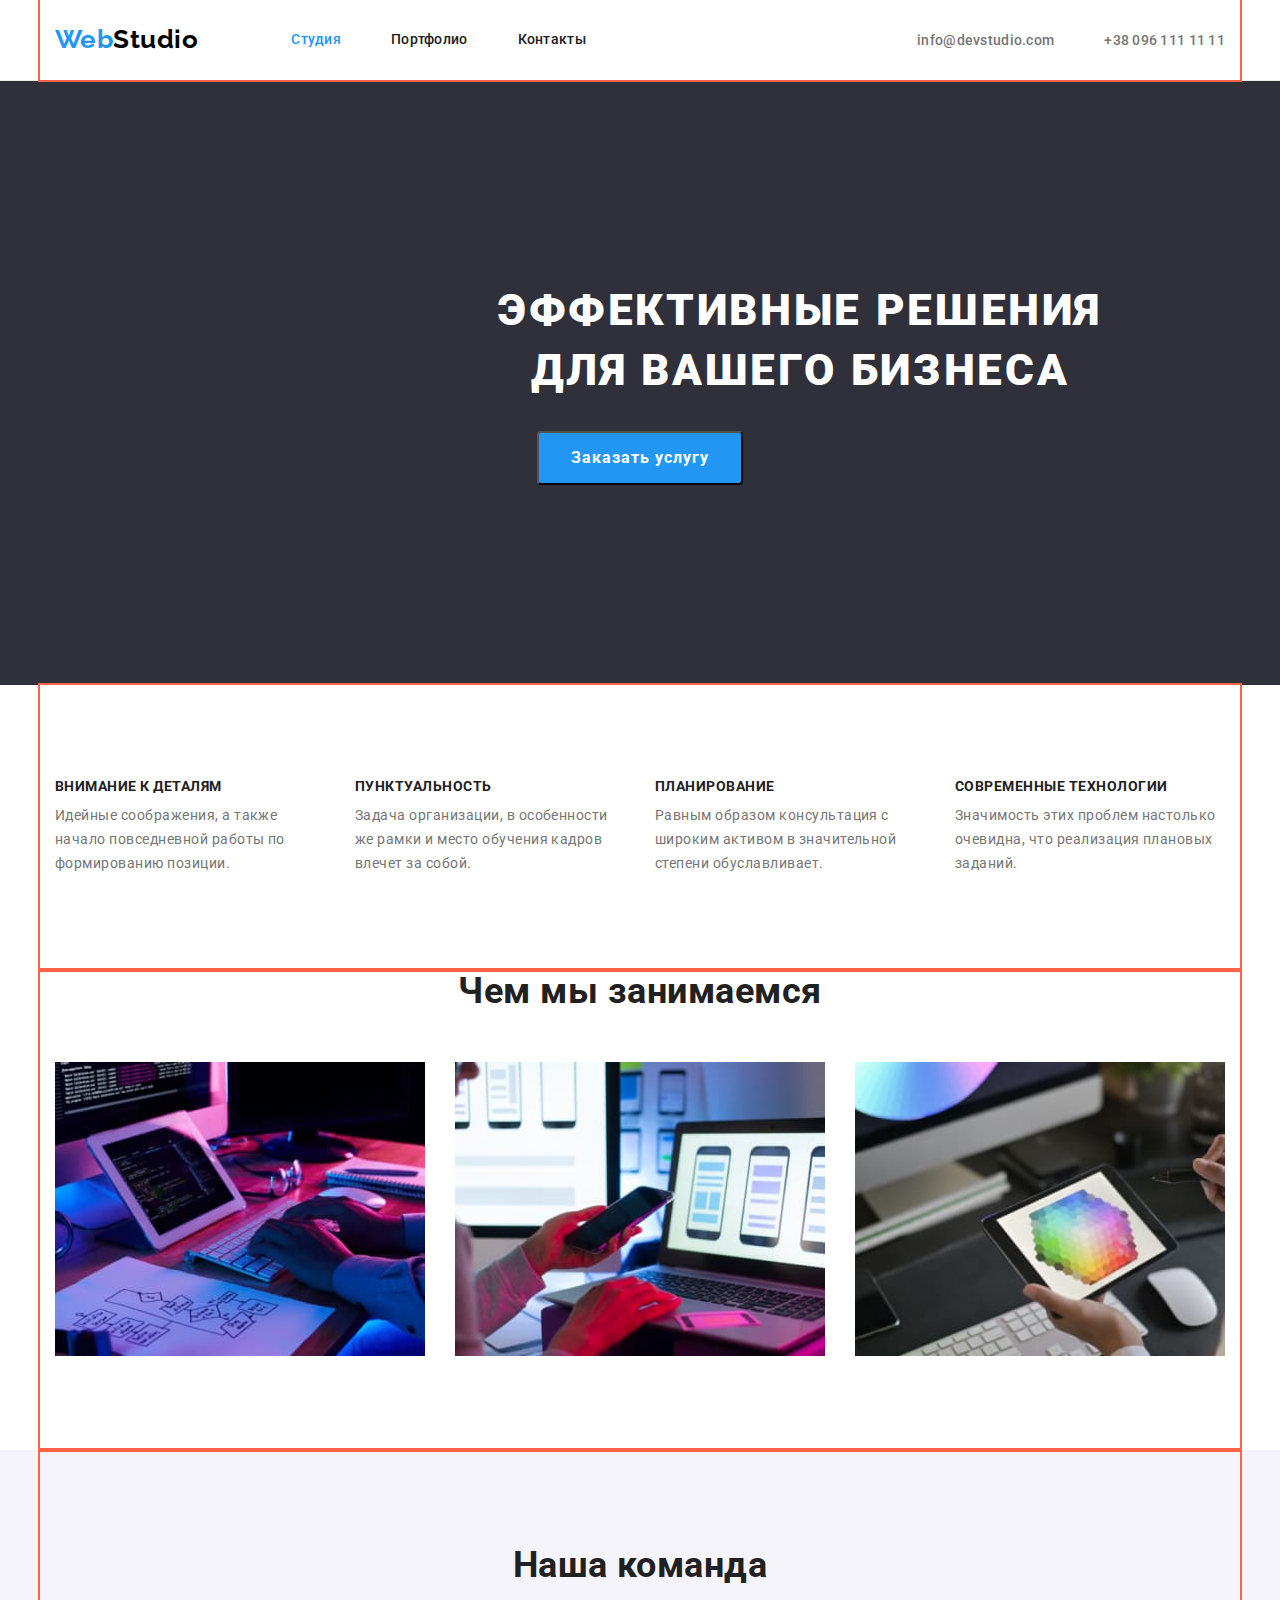
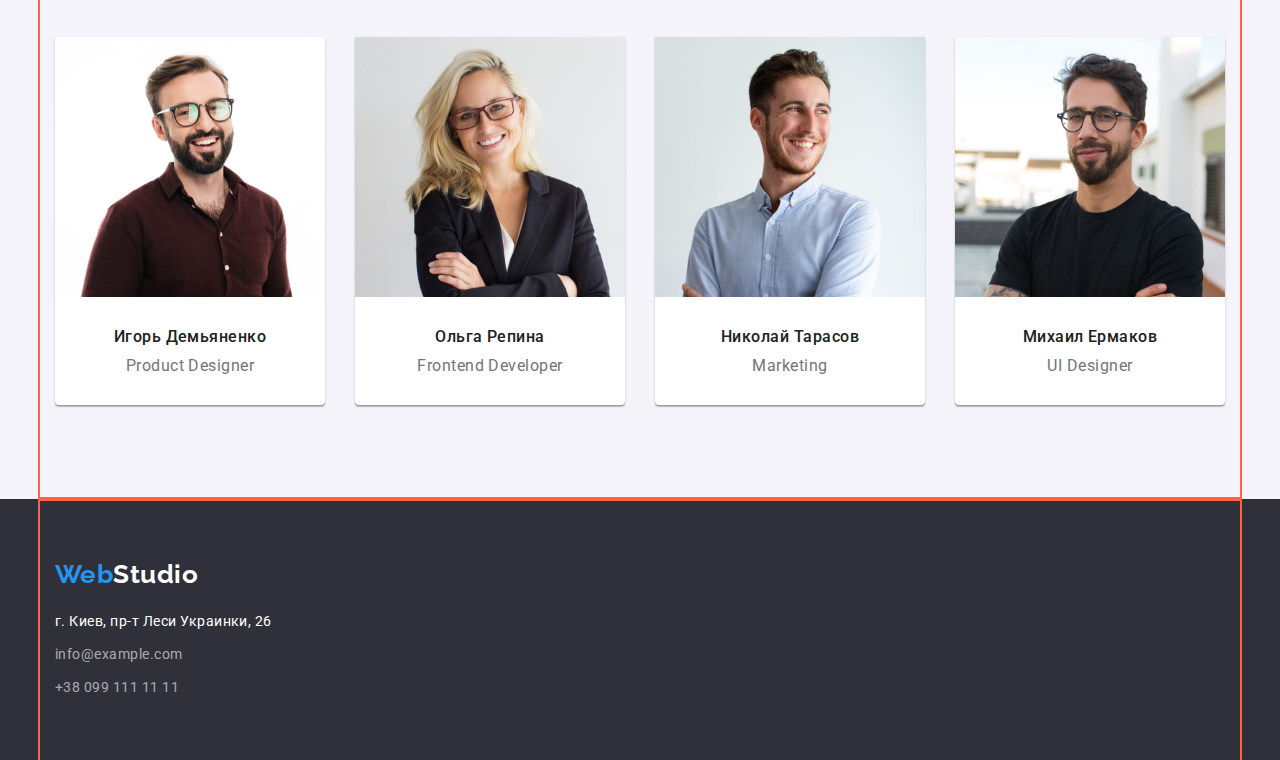
<file: index.html>
<!DOCTYPE html>
<html lang="ru">
<head>
    <meta charset="UTF-8">
    <meta http-equiv="X-UA-Compatible" content="IE=edge">
    <meta name="viewport" content="width=device-width, initial-scale=1.0">
    <title>Document</title>
    <link rel="preconnect" href="https://fonts.googleapis.com">
    <link rel="preconnect" href="https://fonts.gstatic.com" crossorigin>
    <link href="https://fonts.googleapis.com/css2?family=Raleway:wght@700&family=Roboto:wght@400;500;700;900&display=swap"
        rel="stylesheet">
    <link rel="stylesheet" href="https://cdnjs.cloudflare.com/ajax/libs/modern-normalize/1.0.0/modern-normalize.min.css">   
    <link rel="stylesheet" href="./css/styles.css">    
</head>
<body>
    <!-- Шапка сайта -->
    <header class="header">
        <div class="container header-flex">
            <nav class="header-flex" >
                <a href="" lang="en" class="logo-header link">
                    <span class="logo-span">Web</span>Studio
                </a>
                            
                <ul class="header-nav list">
                    <li class="header-nav-item"><a href="" class="link cureent">Студия</a></li>
                    <li class="header-nav-item"><a href="./portfolio.html" class="link">Портфолио</a></li>
                    <li class="header-nav-item"><a href="" class="link">Контакты</a></li>
                
                </ul>          
            </nav>

            <ul class="header-contakt list">
                <li class="header-contakt-item"><a href="mailto:info@devstudio.com" class="link">info@devstudio.com</a></li>
                <li class="header-contakt-item"><a href="tel:+380961111111"  class="link">+38 096 111 11 11</a></li>
            </ul>
        </div>
        
    </header>
    
    <main>
        <!-- Герой -->
        <section class="hero">
            <h1 class="hero-title">Эффективные решения для вашего бизнеса</h1>
            <button type="button" class="hero-button">Заказать услугу</button>
        </section>
        <!-- Наши преимущества -->
        <section class="benefits ">
            <div class="container section">
                <h2 class="visually-hidden">Наши преимущества</h2>
                <ul class="list">
                    <li class="benefits-item" >
                        <h3 class="benefits-feature">Внимание к деталям</h3>
                        <p class="benefits-text">Идейные соображения, а также начало повседневной работы по формированию позиции.</p>
                    </li>
                    <li class="benefits-item">
                        <h3 class="benefits-feature">Пунктуальность</h3>
                        <p class="benefits-text">Задача организации, в особенности же рамки и место обучения кадров влечет за собой.</p>
                    </li>
                    <li class="benefits-item">
                        <h3 class="benefits-feature">Планирование</h3>
                        <p class="benefits-text">Равным образом консультация с широким активом в значительной степени обуславливает.</p>                
                    </li>
                    <li class="benefits-item">
                        <h3 class="benefits-feature">Современные технологии</h3>
                        <p class="benefits-text">Значимость этих проблем настолько очевидна, что реализация плановых заданий.</p>
                    </li>
                </ul>
            </div>
            
        </section>

        <!-- Чем занимаемся -->
        <section class="occupation">
            <div class="container section">
                <h2 class="occupation-title">Чем мы занимаемся</h2>
                <ul class="list">
                    <li class="occupation-item"><a href=""><img src="./images/Главная страница/img1.jpg" alt="Десктоп" width="370" height="294"></a></li>
                    <li class="occupation-item"><a href=""><img src="./images/Главная страница/img2.jpg" alt="Мобильный телефон" width="370" height="294"></a></li>
                    <li class="occupation-item"><a href=""><img src="./images/Главная страница/img3.jpg" alt="Планшет с дизайном" width="370" height="294"></a></li>
                </ul>  
            </div>
            
        </section>

        <!-- Наша команда -->
        <section class="team">
            <div class="container section">
                <h2 class="team-title">Наша команда</h2>
                <ul class="list">
                    <li class="team-card ">
                        <img src="./images/Главная страница/team1.jpg" alt="Игорь Демьяненко" width="270" height="260">
                        <h3 class="team-name">Игорь Демьяненко</h3>
                        <p class="team-text" lang="en">Product Designer</p>
                    </li>
                    <li class="team-card ">
                        <img src="./images/Главная страница/team2.jpg" alt="Ольга Репина" width="270" height="260">
                        <h3 class="team-name">Ольга Репина</h3>
                        <p class="team-text" lang="en">Frontend Developer</p>
                    </li>
                    <li class="team-card ">
                        <img src="./images/Главная страница/team3.jpg" alt="Николай Тарасов" width="270" height="260">
                        <h3 class="team-name">Николай Тарасов</h3>
                        <p class="team-text" lang="en">Marketing</p>
                    </li>
                    <li class="team-card ">
                        <img src="./images/Главная страница/team4.jpg" alt="Михаил Ермаков" width="270" height="260">
                        <h3 class="team-name">Михаил Ермаков</h3>
                        <p class="team-text" lang="en">UI Designer</p>
                    </li>
                </ul>
            </div>
            
                        
        </section>      

    </main>

    <!-- Подвал -->
    <footer class="footer">
        <div class="container">
            <a href="" lang="en" class="logo-footer link">
            <span class="logo-span">Web</span>Studio
            </a>
            <address class="address">
                <ul class="list">
                    <li class="item">г. Киев, пр-т Леси Украинки, 26</li>
                    <li class="address-contacts item"><a class="link" href="">info@example.com</a> </li>
                    <li class="address-contacts item"><a class="link" href="">+38 099 111 11 11</a> </li>
                </ul>
        
            </address>
        </div>
        
    </footer>
    
</body>
</html>
</file>
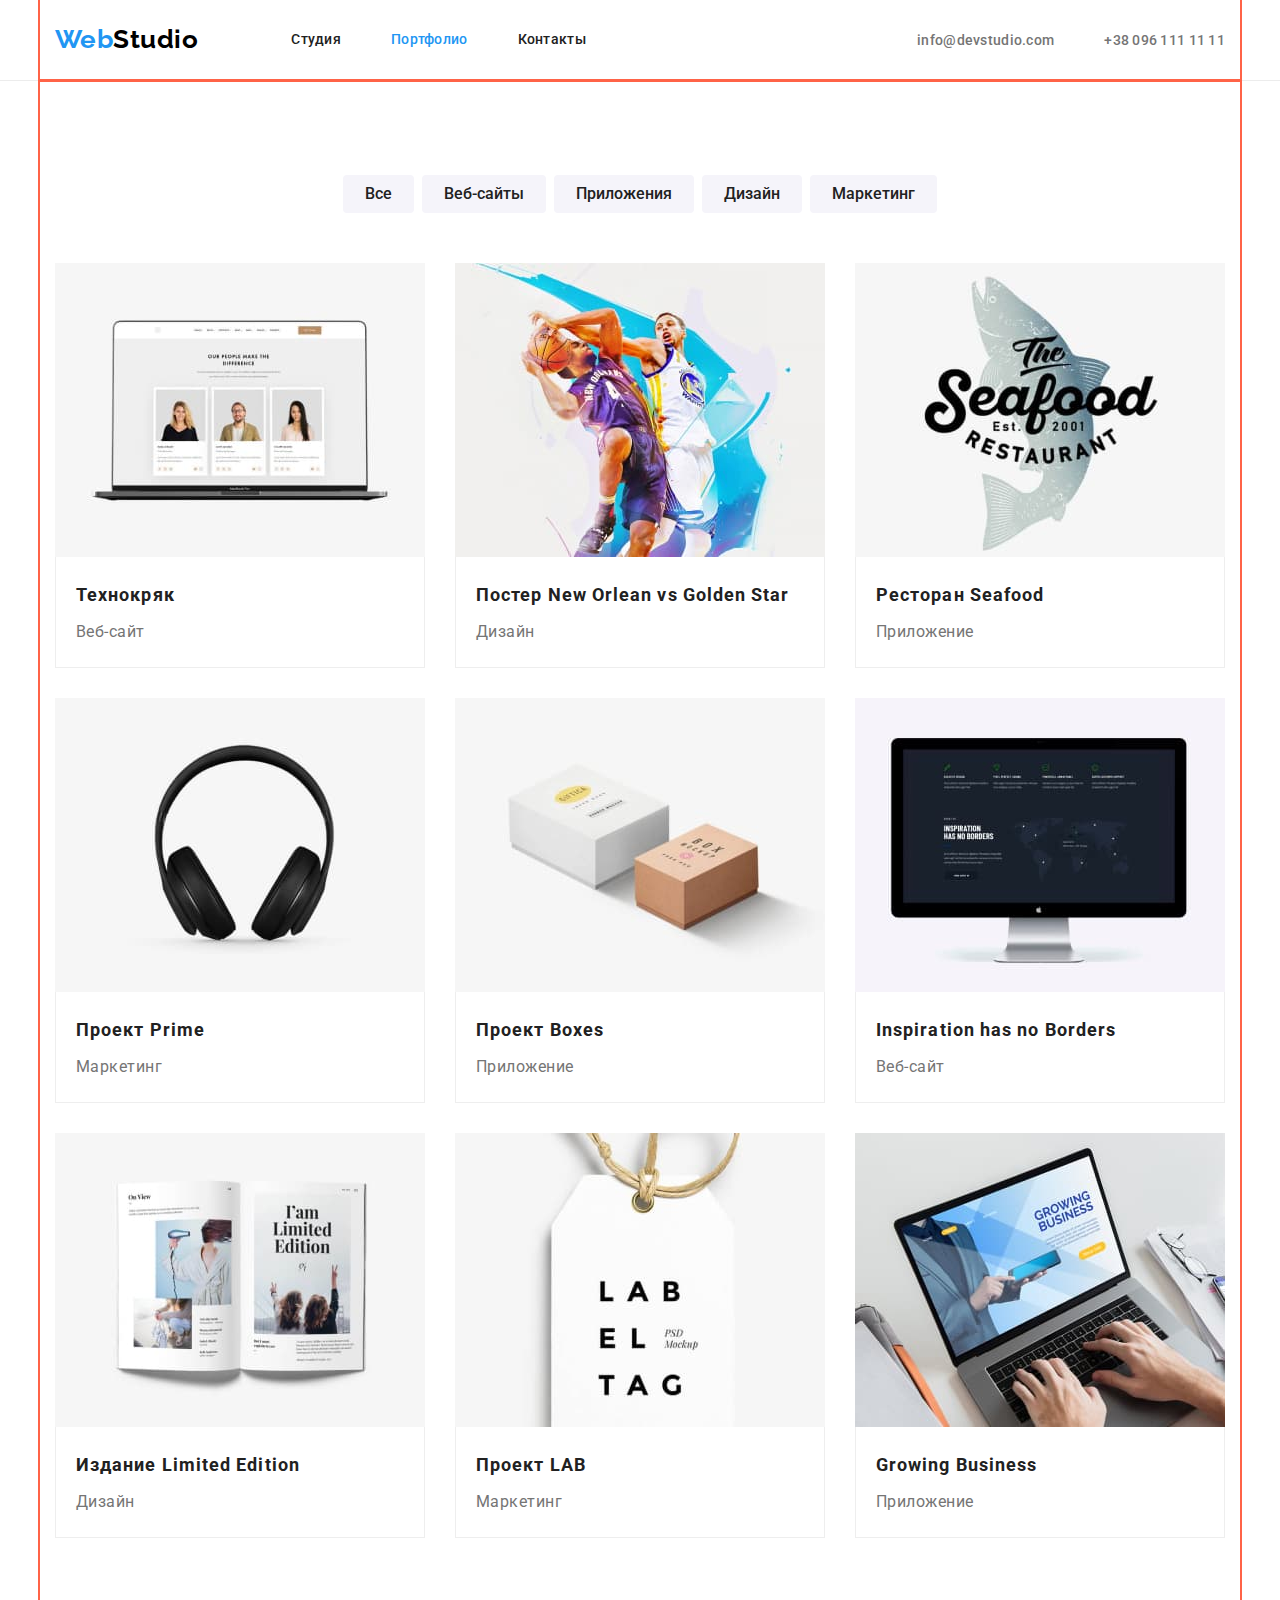
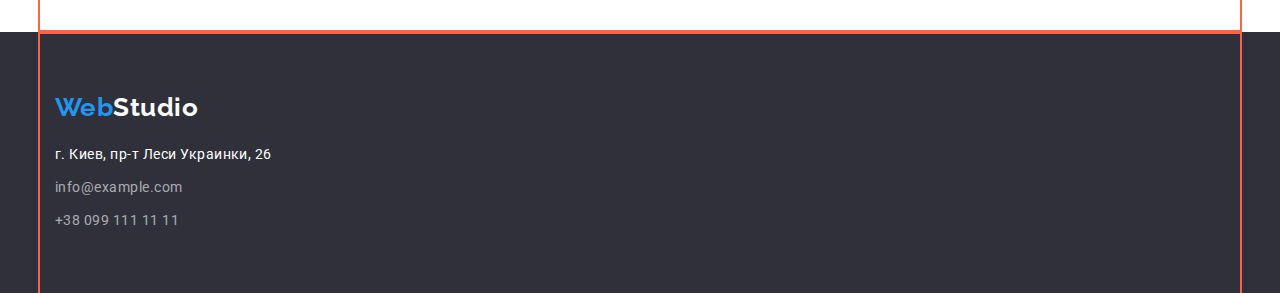
<file: portfolio.html>
<!DOCTYPE html>
<html lang="ru">

<head>
    <meta charset="UTF-8">
    <meta http-equiv="X-UA-Compatible" content="IE=edge">
    <meta name="viewport" content="width=device-width, initial-scale=1.0">
    <title>Document</title>
    <link rel="preconnect" href="https://fonts.googleapis.com">
    <link rel="preconnect" href="https://fonts.gstatic.com" crossorigin>
    <link
        href="https://fonts.googleapis.com/css2?family=Raleway:wght@700&family=Roboto:wght@400;500;700;900&display=swap"
        rel="stylesheet">
    <link rel="stylesheet" href="https://cdnjs.cloudflare.com/ajax/libs/modern-normalize/1.0.0/modern-normalize.min.css">
    <link rel="stylesheet" href="./css/styles.css">
</head>

<body>
    <!-- Шапка сайта -->
    <header class="header">
        <div class="container header-flex">
            <nav class="header-flex">
                <a href="" lang="en" class="logo-header link">
                    <span class="logo-span">Web</span>Studio
                </a>
    
                <ul class="header-nav list">
                    <li class="header-nav-item"><a href="./index.html" class="link">Студия</a></li>
                    <li class="header-nav-item"><a href="" class="link cureent">Портфолио</a></li>
                    <li class="header-nav-item"><a href="" class="link">Контакты</a></li>
    
                </ul>
            </nav>
    
            <ul class="header-contakt list">
                <li class="header-contakt-item"><a href="mailto:info@devstudio.com" class="link">info@devstudio.com</a></li>
                <li class="header-contakt-item"><a href="tel:+380961111111" class="link">+38 096 111 11 11</a></li>
            </ul>
        </div>
    
    </header>

    <main>           
        
        <!-- Примеры работ -->
        <section class="portfolio ">
            <div class="container section">
                <h1 class="visually-hidden">Примеры работ</h1>
                <ul class="list choice">
                    <li class="item"><button class="portfolio-button" type="button">Все</button></li>
                    <li class="item"><button class="portfolio-button" type="button">Веб-сайты</button></li>
                    <li class="item"><button class="portfolio-button" type="button">Приложения</button></li>
                    <li class="item"><button class="portfolio-button" type="button">Дизайн</button></li>
                    <li class="item"><button class="portfolio-button" type="button">Маркетинг</button></li>
                </ul>

                <ul class="list projects">
                    <li class="portfolio-projects">
                        <img src="./images/Портфолио/img_pr1.jpg" alt="Ноутбук с веб-страницей" width="370" height="294">
                        <div class="projects-card">
                            <h2 class="projects-title">Технокряк</h2>
                            <p class="projects-text">Веб-сайт</p>
                        </div>
                        
                    </li>
                    <li class="portfolio-projects">
                        <img src="./images/Портфолио/img_pr2.jpg" alt="Баскетболисты" width="370" height="294">
                        <div class="projects-card">
                            <h2 class="projects-title" lang="en">Постер New Orlean vs Golden Star</h2>
                            <p class="projects-text">Дизайн</p>
                        </div>
                        
                    </li>
                    <li class="portfolio-projects">
                        <img src="./images/Портфолио/img_pr3.jpg" alt="Логотип ресторана Seafood" width="370" height="294">
                        <div class="projects-card">
                            <h2 class="projects-title" >Ресторан <span lang="en">Seafood</span> </h2>
                            <p class="projects-text">Приложение</p>
                        </div>
                        
                    </li>
                    <li class="portfolio-projects">
                        <img src="./images/Портфолио/img_pr4.jpg" alt="Наушники" width="370" height="294">
                        <div class="projects-card">
                            <h2 class="projects-title" >Проект <span lang="en">Prime</span> </h2>
                            <p class="projects-text">Маркетинг</p>
                        </div>
                        
                    </li>
                    <li class="portfolio-projects">
                        <img src="./images/Портфолио/img_pr5.jpg" alt="Две коробки" width="370" height="294">
                        <div class="projects-card">
                            <h2 class="projects-title">Проект <span lang="en">Boxes</span> </h2>
                            <p class="projects-text">Приложение</p>
                        </div>
                        
                    </li>
                    <li class="portfolio-projects">
                        <img src="./images/Портфолио/img_pr6.jpg" alt="Моноблок" width="370" height="294">
                        <div class="projects-card">
                            <h2 class="projects-title" lang="en">Inspiration has no Borders</h2>
                            <p class="projects-text">Веб-сайт</p>
                        </div>
                        
                    </li>
                    <li class="portfolio-projects">
                        <img src="./images/Портфолио/img_pr7.jpg" alt="Развернутый журнал" width="370" height="294">
                        <div class="projects-card">
                            <h2 class="projects-title">Издание <span lang="en">Limited Edition</span> </h2>
                            <p class="projects-text">Дизайн</p>
                        </div>
                        
                    </li>
                    <li class="portfolio-projects">
                        <img src="./images/Портфолио/img_pr8.jpg" alt="Этикетка" width="370" height="294">
                        <div class="projects-card">
                            <h2 class="projects-title">Проект <span lang="en">LAB</span> </h2>
                            <p class="projects-text">Маркетинг</p>
                        </div>
                        
                    </li>
                    <li class="portfolio-projects">
                        <img src="./images/Портфолио/img_pr9.jpg" alt="Работа за ноутбуком" width="370" height="294">
                        <div class="projects-card">
                            <h2 class="projects-title" lang="en">Growing Business</h2>
                            <p class="projects-text">Приложение</p>
                        </div>
                        
                    </li>
                </ul>
            </div>
            

        </section>      
    </main>

    <!-- Подвал -->
    <footer class="footer">
        <div class="container">
            <a href="" lang="en" class="logo-footer link">
                <span class="logo-span">Web</span>Studio
            </a>
            <address class="address">
                <ul class="list">
                    <li class="item">г. Киев, пр-т Леси Украинки, 26</li>
                    <li class="address-contacts item"><a class="link" href="">info@example.com</a> </li>
                    <li class="address-contacts item"><a class="link" href="">+38 099 111 11 11</a> </li>
                </ul>
    
            </address>
        </div>
    
    </footer>

</body>

</html>
</file>
<file: css/styles.css>
:root {
  --primary-text-color: #212121;
  --secondery-text-color: #757575;
  --text-logo-one: #2196f3;
  --text-logo-two: #000000;
  --text-logo-three: #ffffff;
  --link-active: #2196f3;
  --text-on-dark-background: #ffffff;
  --primary-background: #ffffff;
  --dark-background: #2f303a;
  --grey-background: #f5f4fa;
  --header-background: #ffffff;
  --button-background: #f5f4fa;
}

h1,
h2,
h3,
h4,
h5,
h5,
h6,
p,
ul {
  padding: 0;
  margin: 0;
  border: 0;
}

img {
  display: block;
  max-width: 100%;
  height: auto;
}

body {
  background-color: var(--primary-background);
  color: var(--primary-text-color);

  font-family: "Roboto", sans-serif;
  letter-spacing: 0.03em;
}
.list {
  list-style: none;
}

.link {
  text-decoration: none;
}

.container {
  margin: 0 auto;
  width: 1200px;
  padding-left: 15px;
  padding-right: 15px;
  outline: 2px solid tomato;
}

.section {
  padding-top: 94px;
  padding-bottom: 94px;
}

.visually-hidden {
  position: absolute;
  width: 1px;
  height: 1px;
  margin: -1px;
  padding: 0;
  overflow: hidden;
  border: 0;
  clip: rect(0 0 0 0);
}

/*---- Header-----*/
.header {
  border-bottom: 1px solid #ececec;
  background-color: var(--header-background);
}

.logo-header {
  margin-right: 93px;

  color: var(--text-logo-two);
  font-family: "Raleway", sans-serif;

  font-weight: 700;
  font-size: 26px;
  line-height: 1.2;
}

.logo-span {
  color: var(--text-logo-one);
}

.header-nav,
.header-flex {
  display: flex;
  align-items: center;
}

.header-nav-item:not(:last-child) {
  margin-right: 50px;
}

.header-nav .link {
  display: block;
  padding-top: 32px;
  padding-bottom: 32px;

  color: var(--primary-text-color);
  font-weight: 500;
  font-size: 14px;
  line-height: 1.14;
  letter-spacing: 0.02em;
}

.header-nav .link:hover,
.header-nav .link:focus {
  color: var(--link-active);
}

.header-nav .link.cureent {
  color: var(--link-active);
}

.header-contakt {
  display: flex;
  margin-left: auto;
}

.header-contakt-item:nth-child(1) {
  margin-right: 50px;
}

.header-contakt .link {
  color: var(--secondery-text-color);

  font-weight: 500;
  font-size: 14px;
  line-height: 1.14;
  letter-spacing: 0.02em;
}

.header-contakt .link:hover,
.header-contakt .link:focus {
  color: var(--link-active);
}

/*---- Hero-----*/
.hero {
  padding: 200px 452px;

  background-color: var(--dark-background);
  text-align: center;
}

.hero-title {
  margin-bottom: 30px;
  min-width: 696px;

  color: var(--text-on-dark-background);
  font-weight: 900;
  font-size: 44px;
  line-height: 1.36;
  letter-spacing: 0.06em;
  text-transform: uppercase;
}

.hero-button {
  color: var(--text-on-dark-background);
  background: #2196f3;

  padding: 10px 32px;
  border-radius: 4px;

  font-weight: 700;
  font-size: 16px;
  line-height: 1.87;
  letter-spacing: 0.06em;

  cursor: pointer;
}

/*---- benefits-----*/
.benefits .list {
  display: flex;
  justify-content: space-between;
}

.benefits-item {
  width: 270px;
}

.benefits-feature {
  margin-bottom: 10px;

  font-weight: 700;
  font-size: 14px;
  line-height: 1.14;
  text-transform: uppercase;
}

.benefits-text {
  color: var(--secondery-text-color);

  font-size: 14px;
  line-height: 1.71;
}

/*-- occupation  чем мЫ занимаемся-*/
.occupation .section {
  padding-top: 0;
}

.occupation-title,
.team-title {
  margin-bottom: 50px;

  font-weight: 700;
  font-size: 36px;
  line-height: 1.17;
  text-align: center;
}

.occupation .list,
.team .list {
  display: flex;
  margin-left: -30px;
}

.occupation-item {
  flex-basis: calc((100%-60px) / 3);
  margin-left: 30px;
}

/*-- Team-*/
.team {
  background-color: var(--grey-background);
}

.team .list {
  margin-left: -30px;
}

.team-card {
  flex-basis: calc((100%-90px) / 4);
  margin-left: 30px;
  padding-bottom: 30px;
  box-shadow: 0px 1px 3px rgba(0, 0, 0, 0.12), 0px 1px 1px rgba(0, 0, 0, 0.14),
    0px 2px 1px rgba(0, 0, 0, 0.2);
  border-radius: 0px 0px 4px 4px;

  background-color: var(--header-background);
}

.team-name {
  margin-top: 30px;
  margin-bottom: 10px;

  font-weight: 500;
  font-size: 16px;
  line-height: 1.19;
  text-align: center;
}

.team-text {
  color: var(--secondery-text-color);
  font-size: 16px;
  line-height: 1.19;
  text-align: center;
}

/*-- Footer-*/
.footer {
  background-color: var(--dark-background);
}

.footer .container {
  padding-top: 60px;
  padding-bottom: 60px;
}

.logo-footer {
  display: inline-block;
  margin-bottom: 20px;

  color: var(--text-logo-three);
  font-family: "Raleway", sans-serif;

  font-weight: 700;
  font-size: 26px;
  line-height: 1.2;
}

.address .item:not(:last-child) {
  margin-bottom: 9px;
}

.address {
  color: var(--text-on-dark-background);

  font-size: 14px;
  line-height: 1.71;

  font-style: inherit;
}

.address-contacts .link {
  color: rgba(255, 255, 255, 0.6);
}

.address-contacts .link:hover,
.address-contacts .link:focus {
  color: var(--link-active);
}

/*-- Portfolio-*/
.choice,
.projects {
  display: flex;
}
.choice {
  justify-content: center;
  margin-bottom: 50px;
}

.projects {
  display: flex;
  flex-wrap: wrap;
  margin-left: -30px;
  margin-top: -30px;
}

.portfolio-button {
  display: block;

  padding: 6px 22px;
  border-radius: 4px;
  border: transparent;

  font-weight: 500;
  font-size: 16px;
  line-height: 1.62;
  text-align: center;

  color: var(--primary-text-color);
  background-color: var(--button-background);

  cursor: pointer;
}

.choice .item:not(:last-child) {
  margin-right: 8px;
}

.portfolio-button:hover,
.portfolio-button:focus {
  box-shadow: 0px 3px 1px rgba(0, 0, 0, 0.1), 0px 1px 2px rgba(0, 0, 0, 0.08),
    0px 2px 2px rgba(0, 0, 0, 0.12);

  color: var(--text-on-dark-background);
  background-color: var(--link-active);
}

.portfolio-projects {
  flex-basis: calc(100% / 3-30px);

  margin-left: 30px;
  margin-top: 30px;

  background-color: var(--header-background);
}

.projects-card {
  border: 1px solid #eeeeee;
  border-top: none;
  padding: 20px;
}

.projects-title {
  margin-bottom: 4px;
  color: var(--primary-text-color);

  font-weight: 700;
  font-size: 18px;
  line-height: 2;
  letter-spacing: 0.06em;
}

.projects-text {
  color: var(--secondery-text-color);

  font-size: 16px;
  line-height: 1.87;
}
</file>
